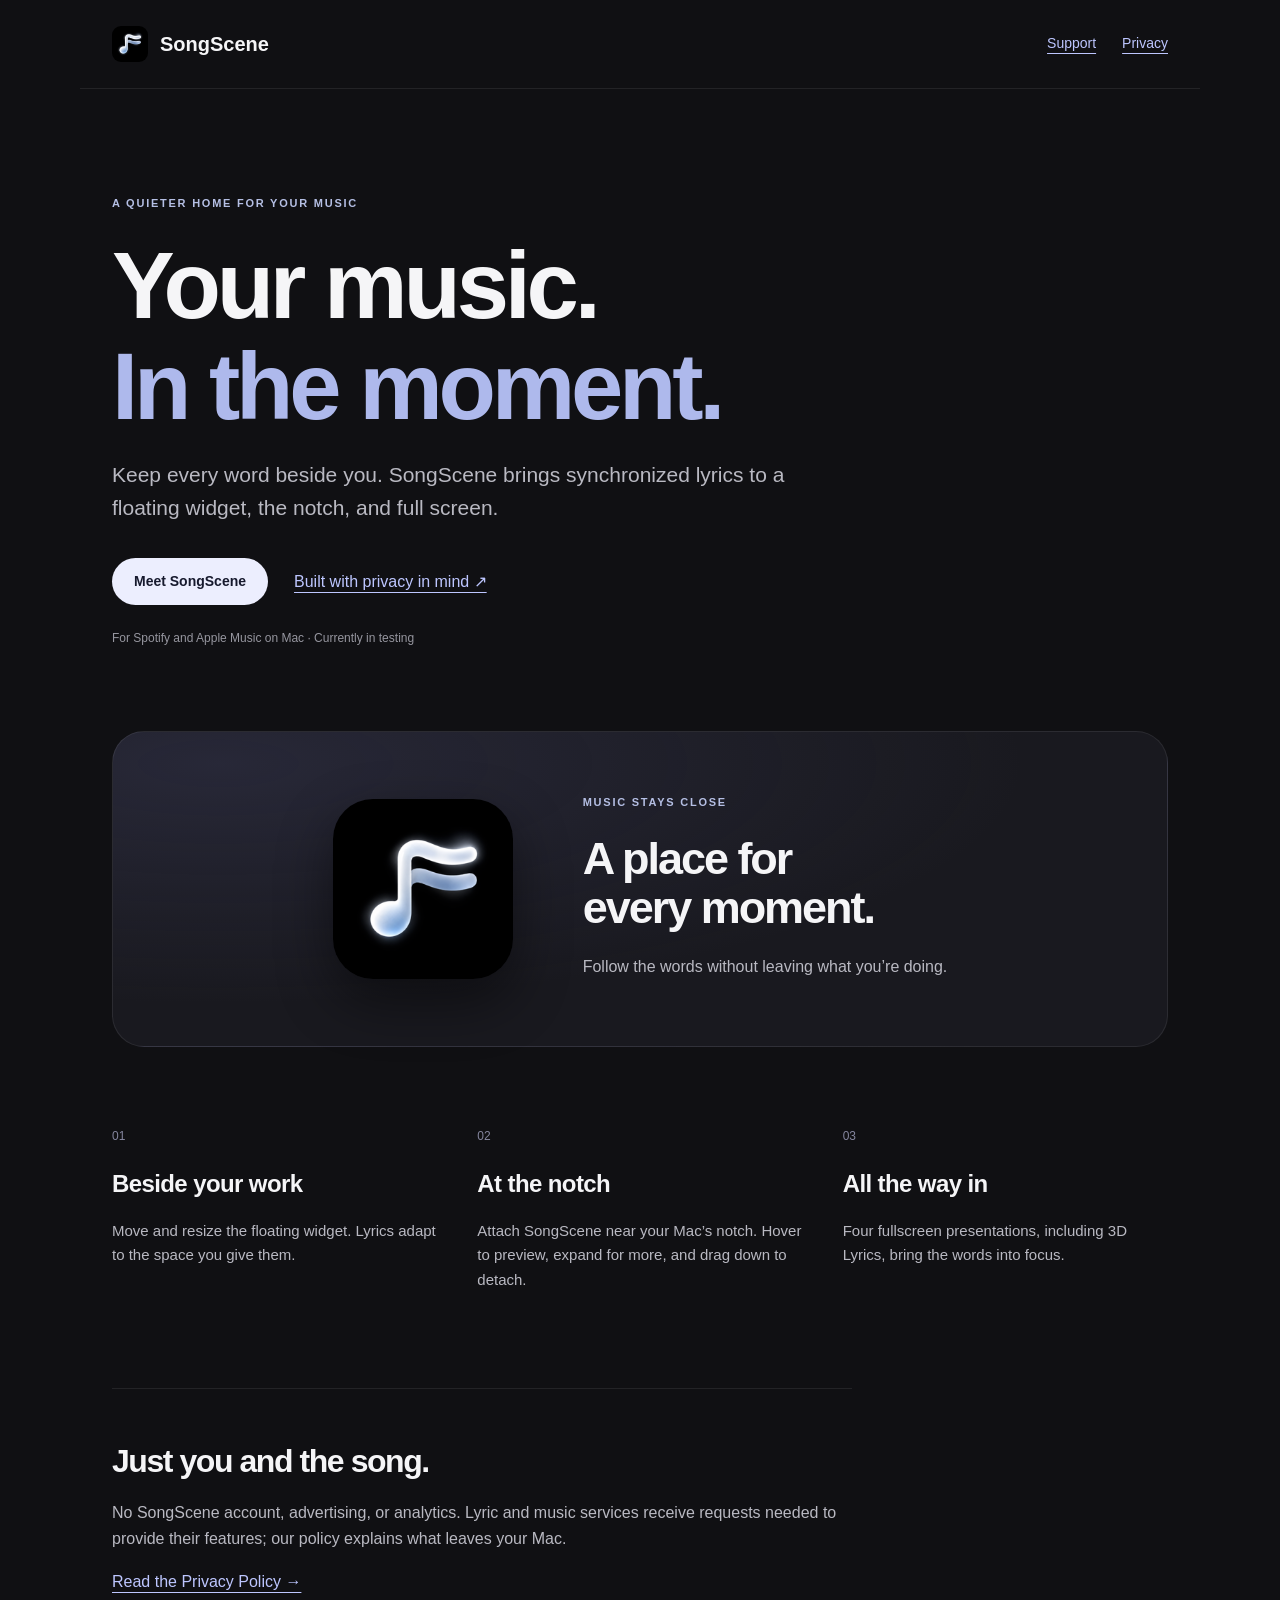
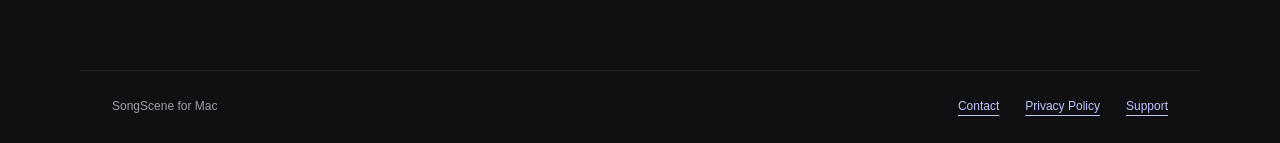
<file: index.html>
<!doctype html>
<html lang="en"><head><meta charset="utf-8"><meta name="viewport" content="width=device-width,initial-scale=1"><meta name="description" content="Synchronized lyrics beside your work. SongScene is a native Mac companion for Spotify and Apple Music."><meta name="color-scheme" content="dark light"><meta name="referrer" content="no-referrer"><title>Your music. In the moment. · SongScene</title><link rel="canonical" href="https://andre-1400.github.io/SongScene-site/"><link rel="icon" href="./assets/icon.png"><link rel="stylesheet" href="./assets/style.css"></head>
<body><a class="skip" href="#main">Skip to content</a><header><a class="brand" href="./"><img src="./assets/icon.png" alt="" width="36" height="36">SongScene</a><nav aria-label="Main"><a href="./support/">Support</a><a href="./privacy/">Privacy</a></nav></header><main id="main"><section class="hero"><p class="eyebrow">A quieter home for your music</p><h1>Your music.<br><span>In the moment.</span></h1><p class="lead">Keep every word beside you. SongScene brings synchronized lyrics to a floating widget, the notch, and full screen.</p><div class="actions"><a class="button" href="support/">Meet SongScene</a><a href="privacy/">Built with privacy in mind ↗</a></div><p class="note">For Spotify and Apple Music on Mac · Currently in testing</p></section><section class="showcase" aria-label="SongScene"><img src="assets/icon.png" width="180" height="180" alt="SongScene app icon"><div><p class="eyebrow">Music stays close</p><h2>A place for<br>every moment.</h2><p>Follow the words without leaving what you’re doing.</p></div></section><section class="features" aria-label="Features"><article><span class="number">01</span><h2>Beside your work</h2><p>Move and resize the floating widget. Lyrics adapt to the space you give them.</p></article><article><span class="number">02</span><h2>At the notch</h2><p>Attach SongScene near your Mac’s notch. Hover to preview, expand for more, and drag down to detach.</p></article><article><span class="number">03</span><h2>All the way in</h2><p>Four fullscreen presentations, including 3D Lyrics, bring the words into focus.</p></article></section><section class="closing"><h2>Just you and the song.</h2><p>No SongScene account, advertising, or analytics. Lyric and music services receive requests needed to provide their features; our policy explains what leaves your Mac.</p><a href="privacy/">Read the Privacy Policy →</a></section></main><footer><span>SongScene for Mac</span><nav aria-label="Footer"><a href="mailto:andrebytkin@gmail.com">Contact</a><a href="./privacy/">Privacy Policy</a><a href="./support/">Support</a></nav></footer></body></html>
</file>
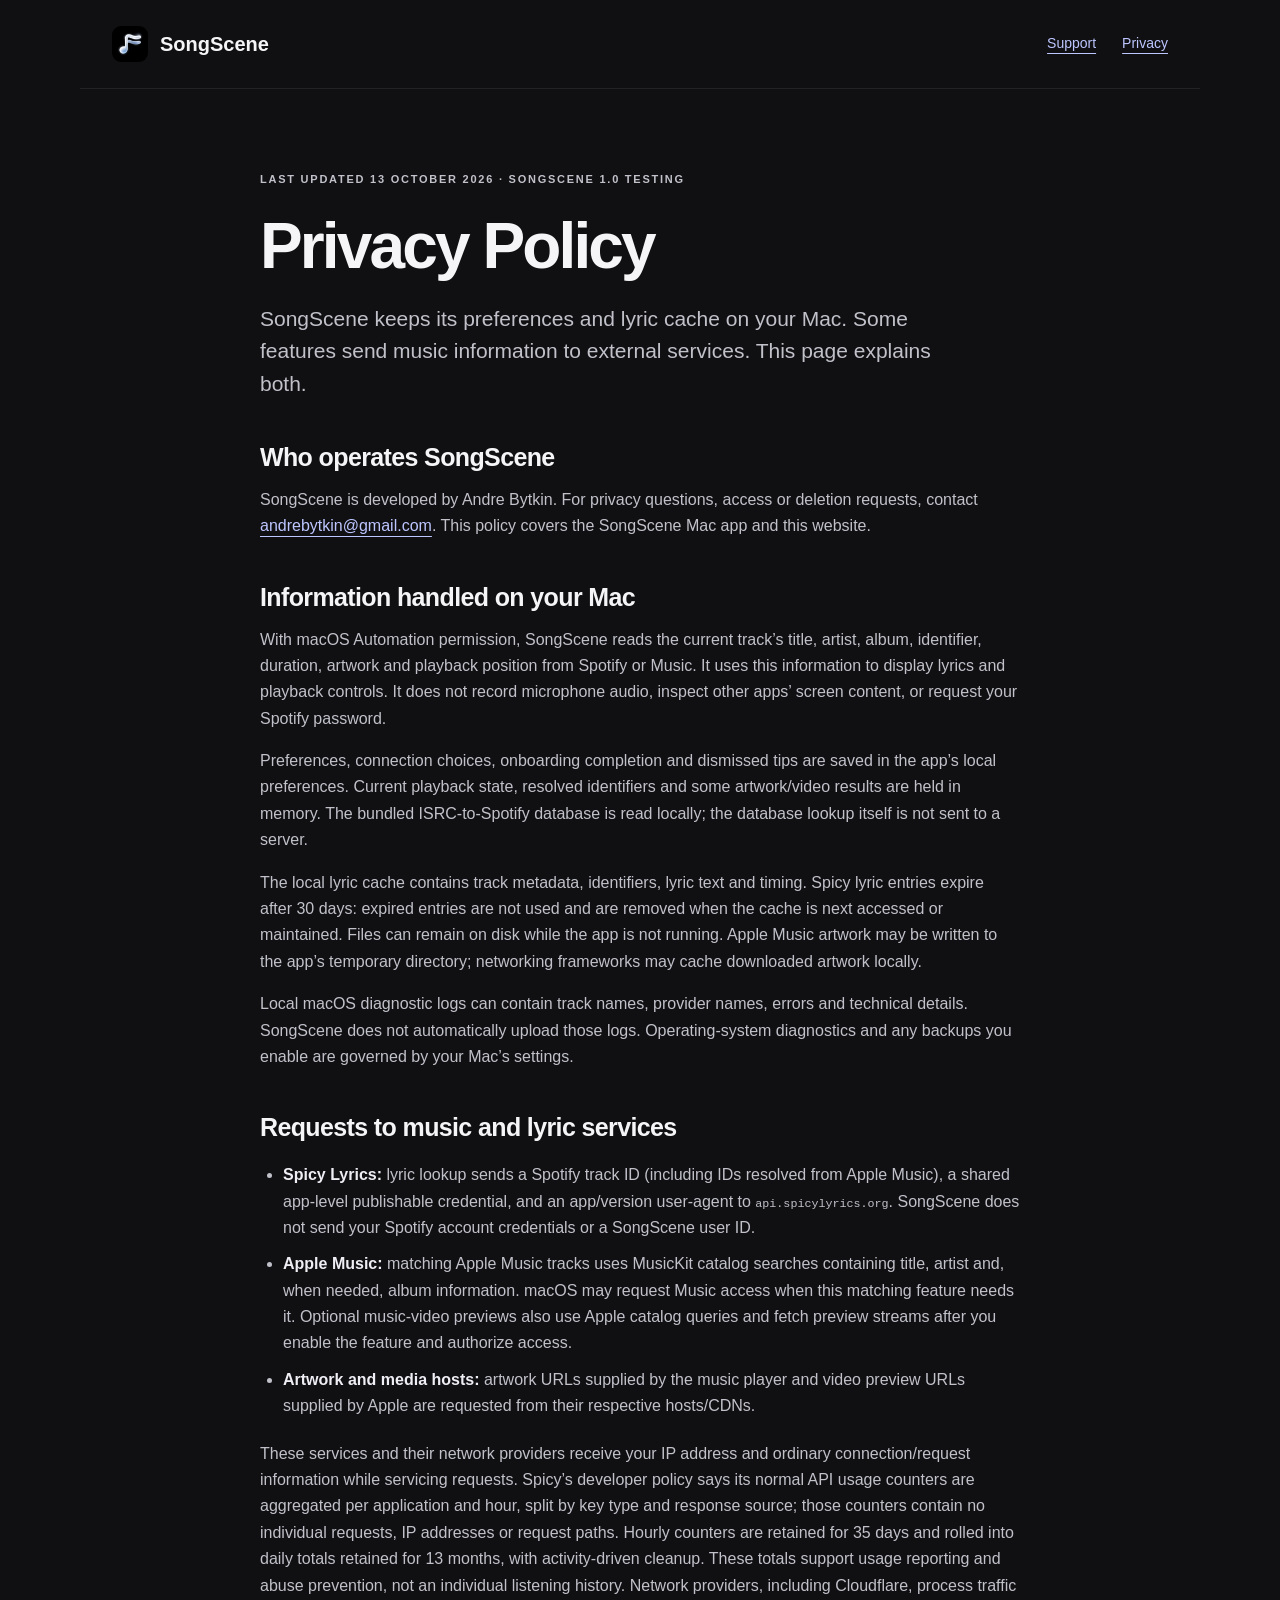
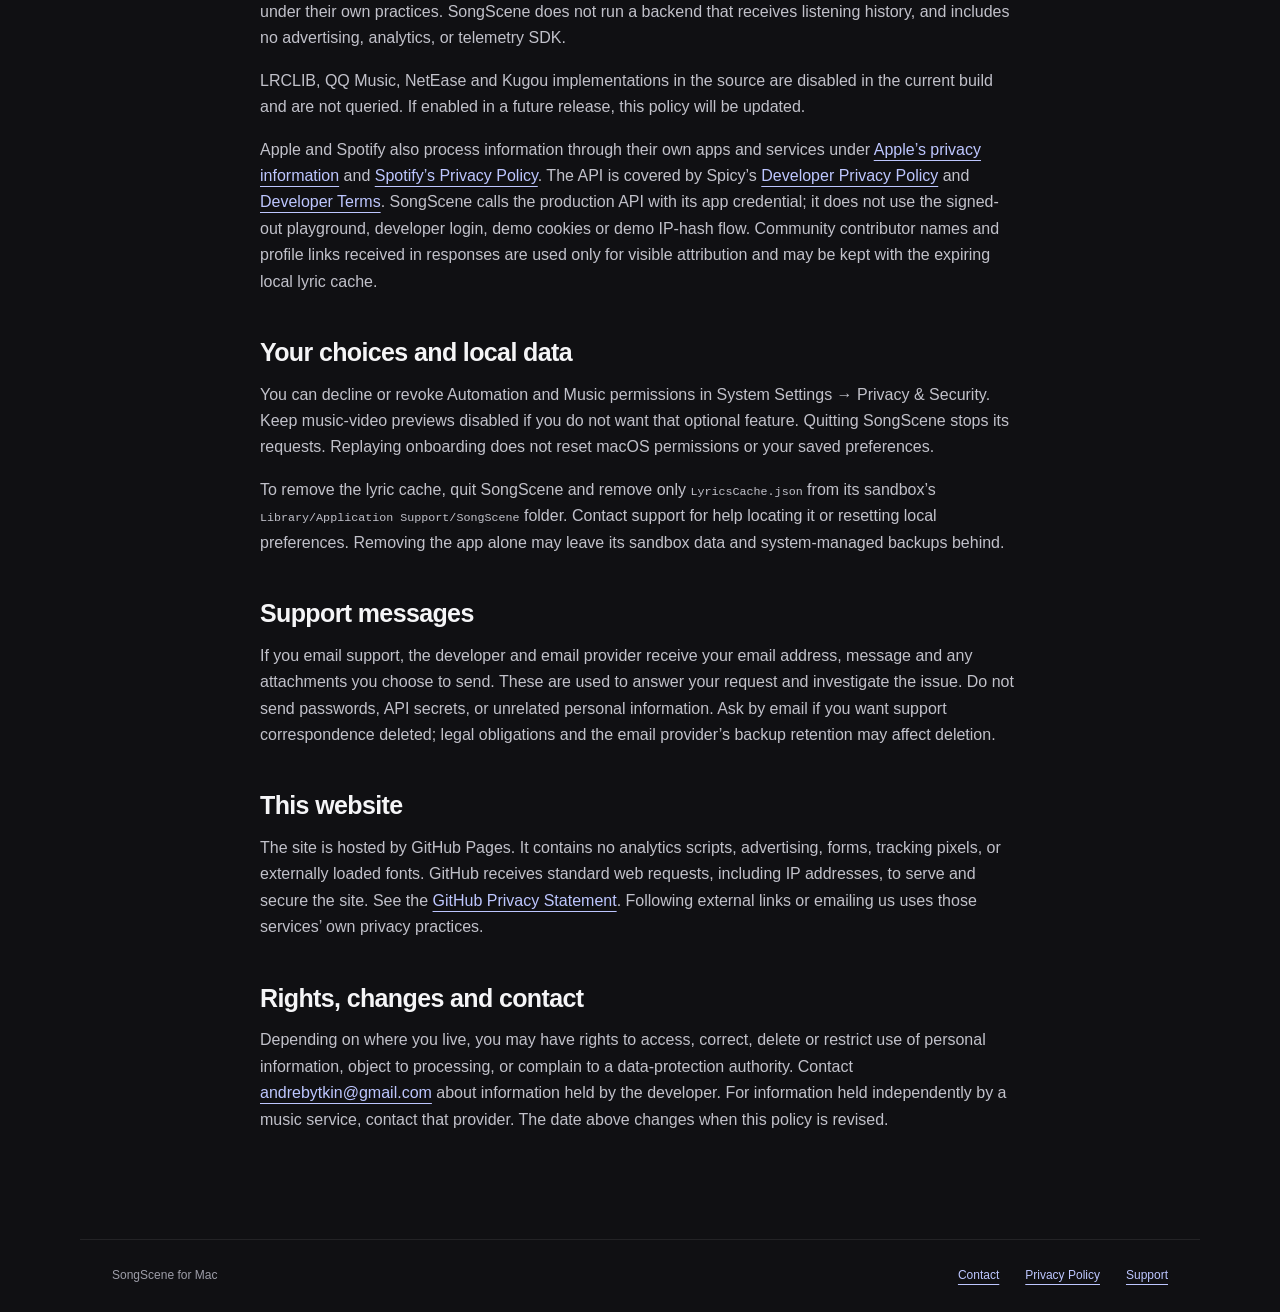
<file: privacy/index.html>
<!doctype html>
<html lang="en"><head><meta charset="utf-8"><meta name="viewport" content="width=device-width,initial-scale=1"><meta name="description" content="How SongScene handles local preferences, music metadata, lyrics, service requests, and support messages."><meta name="color-scheme" content="dark light"><meta name="referrer" content="no-referrer"><title>Privacy Policy · SongScene</title><link rel="canonical" href="https://andre-1400.github.io/SongScene-site/privacy/"><link rel="icon" href="../assets/icon.png"><link rel="stylesheet" href="../assets/style.css"></head>
<body><a class="skip" href="#main">Skip to content</a><header><a class="brand" href="../"><img src="../assets/icon.png" alt="" width="36" height="36">SongScene</a><nav aria-label="Main"><a href="../support/">Support</a><a href="../privacy/">Privacy</a></nav></header><main id="main"><article class="document"><p class="eyebrow">Last updated 13 October 2026 · SongScene 1.0 testing</p><h1>Privacy Policy</h1><p class="lead">SongScene keeps its preferences and lyric cache on your Mac. Some features send music information to external services. This page explains both.</p><h2>Who operates SongScene</h2><p>SongScene is developed by Andre Bytkin. For privacy questions, access or deletion requests, contact <a href="mailto:andrebytkin@gmail.com">andrebytkin@gmail.com</a>. This policy covers the SongScene Mac app and this website.</p><h2>Information handled on your Mac</h2><p>With macOS Automation permission, SongScene reads the current track’s title, artist, album, identifier, duration, artwork and playback position from Spotify or Music. It uses this information to display lyrics and playback controls. It does not record microphone audio, inspect other apps’ screen content, or request your Spotify password.</p><p>Preferences, connection choices, onboarding completion and dismissed tips are saved in the app’s local preferences. Current playback state, resolved identifiers and some artwork/video results are held in memory. The bundled ISRC-to-Spotify database is read locally; the database lookup itself is not sent to a server.</p><p>The local lyric cache contains track metadata, identifiers, lyric text and timing. Spicy lyric entries expire after 30 days: expired entries are not used and are removed when the cache is next accessed or maintained. Files can remain on disk while the app is not running. Apple Music artwork may be written to the app’s temporary directory; networking frameworks may cache downloaded artwork locally.</p><p>Local macOS diagnostic logs can contain track names, provider names, errors and technical details. SongScene does not automatically upload those logs. Operating-system diagnostics and any backups you enable are governed by your Mac’s settings.</p><h2>Requests to music and lyric services</h2><ul><li><strong>Spicy Lyrics:</strong> lyric lookup sends a Spotify track ID (including IDs resolved from Apple Music), a shared app-level publishable credential, and an app/version user-agent to <code>api.spicylyrics.org</code>. SongScene does not send your Spotify account credentials or a SongScene user ID.</li><li><strong>Apple Music:</strong> matching Apple Music tracks uses MusicKit catalog searches containing title, artist and, when needed, album information. macOS may request Music access when this matching feature needs it. Optional music-video previews also use Apple catalog queries and fetch preview streams after you enable the feature and authorize access.</li><li><strong>Artwork and media hosts:</strong> artwork URLs supplied by the music player and video preview URLs supplied by Apple are requested from their respective hosts/CDNs.</li></ul><p>These services and their network providers receive your IP address and ordinary connection/request information while servicing requests. Spicy’s developer policy says its normal API usage counters are aggregated per application and hour, split by key type and response source; those counters contain no individual requests, IP addresses or request paths. Hourly counters are retained for 35 days and rolled into daily totals retained for 13 months, with activity-driven cleanup. These totals support usage reporting and abuse prevention, not an individual listening history. Network providers, including Cloudflare, process traffic under their own practices. SongScene does not run a backend that receives listening history, and includes no advertising, analytics, or telemetry SDK.</p><p>LRCLIB, QQ Music, NetEase and Kugou implementations in the source are disabled in the current build and are not queried. If enabled in a future release, this policy will be updated.</p><p>Apple and Spotify also process information through their own apps and services under <a href="https://www.apple.com/legal/privacy/">Apple’s privacy information</a> and <a href="https://www.spotify.com/legal/privacy-policy/">Spotify’s Privacy Policy</a>. The API is covered by Spicy’s <a href="https://developers.spicylyrics.org/privacy">Developer Privacy Policy</a> and <a href="https://developers.spicylyrics.org/terms">Developer Terms</a>. SongScene calls the production API with its app credential; it does not use the signed-out playground, developer login, demo cookies or demo IP-hash flow. Community contributor names and profile links received in responses are used only for visible attribution and may be kept with the expiring local lyric cache.</p><h2>Your choices and local data</h2><p>You can decline or revoke Automation and Music permissions in System Settings → Privacy &amp; Security. Keep music-video previews disabled if you do not want that optional feature. Quitting SongScene stops its requests. Replaying onboarding does not reset macOS permissions or your saved preferences.</p><p>To remove the lyric cache, quit SongScene and remove only <code>LyricsCache.json</code> from its sandbox’s <code>Library/Application Support/SongScene</code> folder. Contact support for help locating it or resetting local preferences. Removing the app alone may leave its sandbox data and system-managed backups behind.</p><h2>Support messages</h2><p>If you email support, the developer and email provider receive your email address, message and any attachments you choose to send. These are used to answer your request and investigate the issue. Do not send passwords, API secrets, or unrelated personal information. Ask by email if you want support correspondence deleted; legal obligations and the email provider’s backup retention may affect deletion.</p><h2>This website</h2><p>The site is hosted by GitHub Pages. It contains no analytics scripts, advertising, forms, tracking pixels, or externally loaded fonts. GitHub receives standard web requests, including IP addresses, to serve and secure the site. See the <a href="https://docs.github.com/en/site-policy/privacy-policies/github-general-privacy-statement">GitHub Privacy Statement</a>. Following external links or emailing us uses those services’ own privacy practices.</p><h2>Rights, changes and contact</h2><p>Depending on where you live, you may have rights to access, correct, delete or restrict use of personal information, object to processing, or complain to a data-protection authority. Contact <a href="mailto:andrebytkin@gmail.com">andrebytkin@gmail.com</a> about information held by the developer. For information held independently by a music service, contact that provider. The date above changes when this policy is revised.</p></article></main><footer><span>SongScene for Mac</span><nav aria-label="Footer"><a href="mailto:andrebytkin@gmail.com">Contact</a><a href="../privacy/">Privacy Policy</a><a href="../support/">Support</a></nav></footer></body></html>
</file>
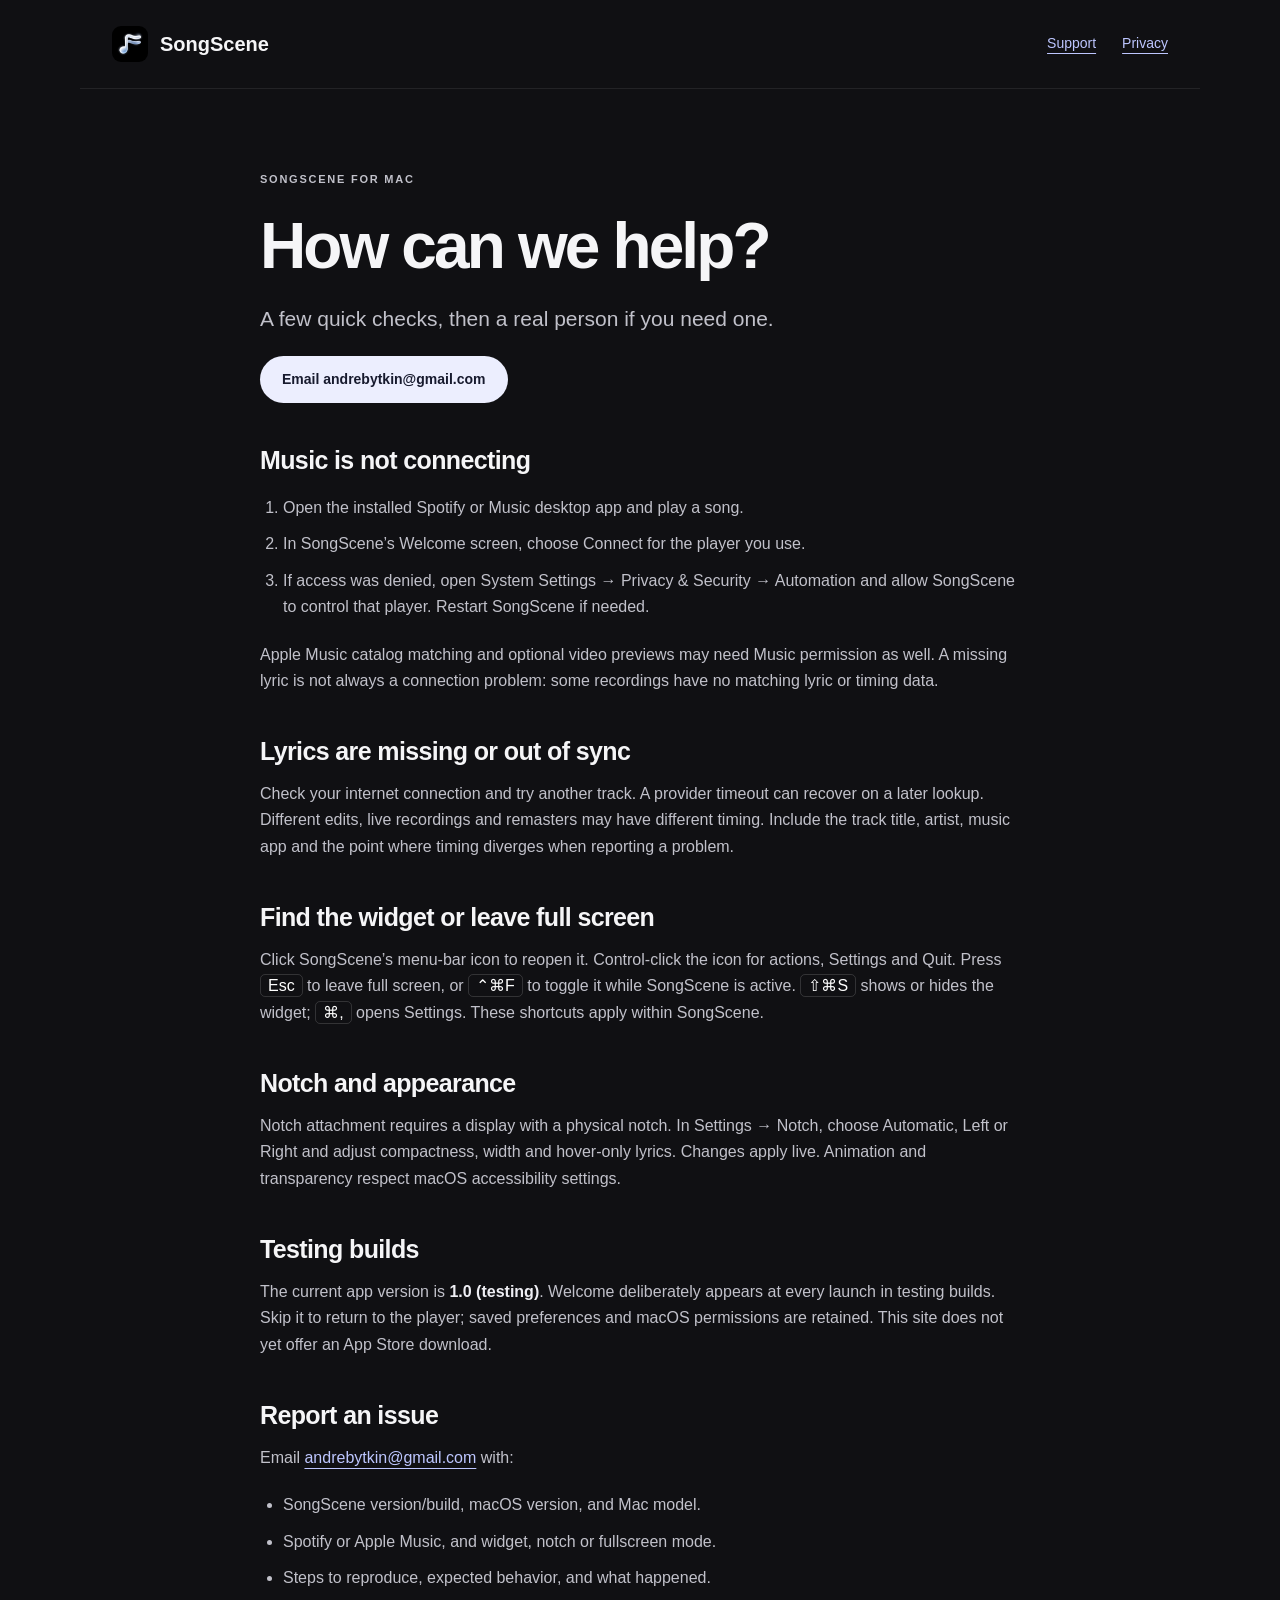
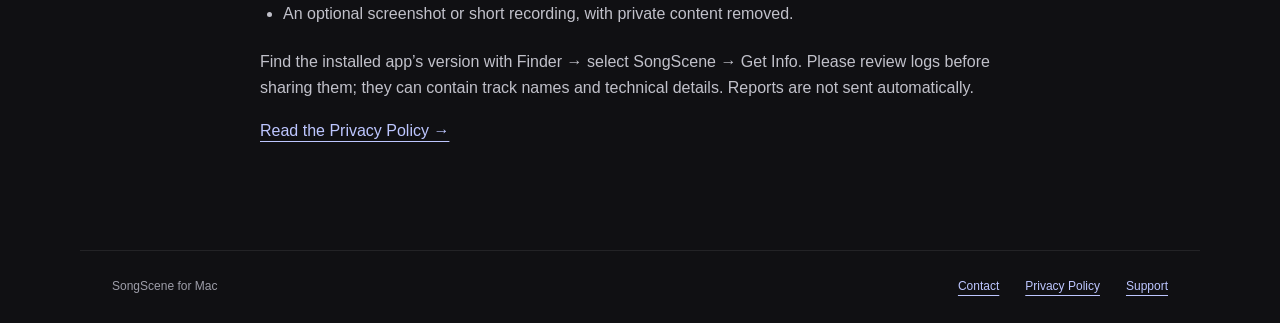
<file: support/index.html>
<!doctype html>
<html lang="en"><head><meta charset="utf-8"><meta name="viewport" content="width=device-width,initial-scale=1"><meta name="description" content="SongScene help, connection troubleshooting, keyboard shortcuts and contact information."><meta name="color-scheme" content="dark light"><meta name="referrer" content="no-referrer"><title>Support · SongScene</title><link rel="canonical" href="https://andre-1400.github.io/SongScene-site/support/"><link rel="icon" href="../assets/icon.png"><link rel="stylesheet" href="../assets/style.css"></head>
<body><a class="skip" href="#main">Skip to content</a><header><a class="brand" href="../"><img src="../assets/icon.png" alt="" width="36" height="36">SongScene</a><nav aria-label="Main"><a href="../support/">Support</a><a href="../privacy/">Privacy</a></nav></header><main id="main"><article class="document"><p class="eyebrow">SongScene for Mac</p><h1>How can we help?</h1><p class="lead">A few quick checks, then a real person if you need one.</p><a class="button" href="mailto:andrebytkin@gmail.com?subject=SongScene%20support">Email andrebytkin@gmail.com</a><h2>Music is not connecting</h2><ol><li>Open the installed Spotify or Music desktop app and play a song.</li><li>In SongScene’s Welcome screen, choose Connect for the player you use.</li><li>If access was denied, open System Settings → Privacy &amp; Security → Automation and allow SongScene to control that player. Restart SongScene if needed.</li></ol><p>Apple Music catalog matching and optional video previews may need Music permission as well. A missing lyric is not always a connection problem: some recordings have no matching lyric or timing data.</p><h2>Lyrics are missing or out of sync</h2><p>Check your internet connection and try another track. A provider timeout can recover on a later lookup. Different edits, live recordings and remasters may have different timing. Include the track title, artist, music app and the point where timing diverges when reporting a problem.</p><h2>Find the widget or leave full screen</h2><p>Click SongScene’s menu-bar icon to reopen it. Control-click the icon for actions, Settings and Quit. Press <kbd>Esc</kbd> to leave full screen, or <kbd>⌃⌘F</kbd> to toggle it while SongScene is active. <kbd>⇧⌘S</kbd> shows or hides the widget; <kbd>⌘,</kbd> opens Settings. These shortcuts apply within SongScene.</p><h2>Notch and appearance</h2><p>Notch attachment requires a display with a physical notch. In Settings → Notch, choose Automatic, Left or Right and adjust compactness, width and hover-only lyrics. Changes apply live. Animation and transparency respect macOS accessibility settings.</p><h2>Testing builds</h2><p>The current app version is <strong>1.0 (testing)</strong>. Welcome deliberately appears at every launch in testing builds. Skip it to return to the player; saved preferences and macOS permissions are retained. This site does not yet offer an App Store download.</p><h2>Report an issue</h2><p>Email <a href="mailto:andrebytkin@gmail.com?subject=SongScene%20issue%20report">andrebytkin@gmail.com</a> with:</p><ul><li>SongScene version/build, macOS version, and Mac model.</li><li>Spotify or Apple Music, and widget, notch or fullscreen mode.</li><li>Steps to reproduce, expected behavior, and what happened.</li><li>An optional screenshot or short recording, with private content removed.</li></ul><p>Find the installed app’s version with Finder → select SongScene → Get Info. Please review logs before sharing them; they can contain track names and technical details. Reports are not sent automatically.</p><p><a href="../privacy/">Read the Privacy Policy →</a></p></article></main><footer><span>SongScene for Mac</span><nav aria-label="Footer"><a href="mailto:andrebytkin@gmail.com">Contact</a><a href="../privacy/">Privacy Policy</a><a href="../support/">Support</a></nav></footer></body></html>
</file>
<file: assets/style.css>
*{box-sizing:border-box}html{color-scheme:dark;scroll-behavior:smooth}body{margin:0;background:#101013;color:#f5f5f7;font-family:-apple-system,BlinkMacSystemFont,"Segoe UI",sans-serif;line-height:1.65;-webkit-font-smoothing:antialiased}a{color:#bdc6ff;text-underline-offset:5px}a:hover{color:white}a:focus-visible{outline:3px solid #afbaff;outline-offset:6px;border-radius:4px}header,footer{max-width:1120px;margin:auto;display:flex;align-items:center;justify-content:space-between;padding:26px 32px;gap:24px}header{border-bottom:1px solid #ffffff14}nav{display:flex;gap:26px;font-size:14px}.brand{display:flex;align-items:center;gap:12px;font-size:20px;font-weight:650;color:inherit;text-decoration:none}.brand img{border-radius:9px}.skip{position:absolute;left:16px;top:-80px;z-index:3;padding:10px;background:#101013}.skip:focus{top:10px}main{max-width:1120px;margin:auto;padding:0 32px}h1,h2{line-height:1.07;letter-spacing:-.045em;margin:0 0 22px}h1{font-size:clamp(48px,8vw,94px);font-weight:650}h1 span{color:#aeb9ec}h2{font-size:32px;font-weight:600}p{color:#b9b9c2}.eyebrow{text-transform:uppercase;letter-spacing:.16em;font-size:11px;font-weight:650;color:#b5bfe4;margin-bottom:24px}.hero{padding:94px 0 70px;max-width:770px}.lead{font-size:21px;line-height:1.55;max-width:680px}.actions{display:flex;align-items:center;gap:26px;margin-top:34px;flex-wrap:wrap}.button{display:inline-block;background:#eceefe;color:#171a2e;padding:12px 22px;border-radius:24px;text-decoration:none;font-weight:600;font-size:14px}.button:hover{background:#fff;color:#171a2e}.note{font-size:12px;margin-top:24px;color:#96969f}.showcase{min-height:300px;border-radius:32px;border:1px solid #ffffff14;background:radial-gradient(ellipse at 10% 10%,#44456855,transparent 60%),#19191f;display:flex;gap:70px;align-items:center;justify-content:center;padding:50px}.showcase img{border-radius:40px;box-shadow:0 22px 55px #0007}.showcase h2{font-size:45px}.features{display:grid;grid-template-columns:repeat(3,1fr);gap:40px;padding:80px 0}.features h2{font-size:24px;letter-spacing:-.025em}.features p{font-size:15px}.number{display:block;font-size:12px;color:#85869e;margin-bottom:24px}.closing{border-top:1px solid #ffffff14;padding:55px 0 75px;max-width:740px}.document{max-width:760px;margin:auto;padding:70px 0 90px}.document h1{font-size:clamp(44px,7vw,64px)}.document h2{font-size:25px;letter-spacing:-.025em;margin:44px 0 14px}.document p,.document li{color:#c1c1ca}.document ul,.document ol{padding-left:23px}.document li{padding:5px 0}strong{color:#eeeef4}code{font-size:.9em;overflow-wrap:anywhere}kbd{border:1px solid #ffffff25;border-radius:5px;padding:2px 7px;font:inherit;color:#fff}footer{border-top:1px solid #ffffff14;font-size:12px;color:#9d9da8}footer nav{font-size:12px}@media(max-width:650px){header,footer{padding:22px}main{padding:0 22px}.hero{padding:60px 0 45px}.lead{font-size:18px}.showcase{gap:28px;padding:34px 24px;flex-direction:column;text-align:center}.showcase img{width:130px;height:130px;border-radius:28px}.showcase h2{font-size:36px}.features{grid-template-columns:1fr;gap:24px;padding:45px 0}.features article{border-bottom:1px solid #ffffff14;padding-bottom:20px}.number{margin-bottom:12px}.document{padding-top:48px}footer{align-items:flex-start;flex-direction:column}nav{gap:18px}}@media(prefers-reduced-motion:reduce){html{scroll-behavior:auto}}
</file>
